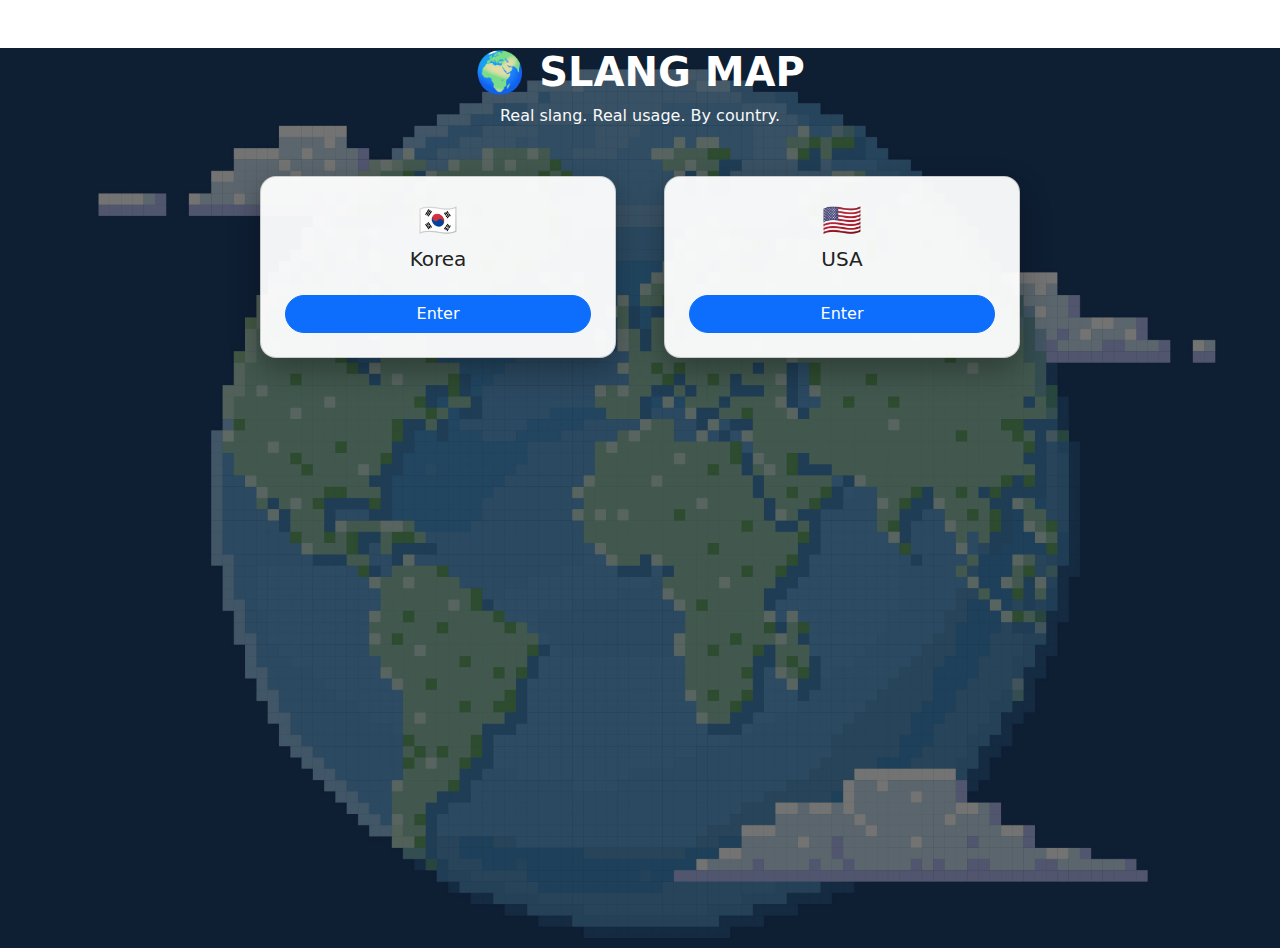
<file: index.html>
<!DOCTYPE html>
<html lang="en">
<head>
    <meta charset="UTF-8">
    <title>SLANG MAP</title>

    <link href="https://cdn.jsdelivr.net/npm/bootstrap@5.3.2/dist/css/bootstrap.min.css" rel="stylesheet">
    <link rel="stylesheet" href="css/style.css">
</head>

<body>
<div class="page-bg bg-index">
    <div class="page-content">

        <div class="container text-center mt-5">
            <h1 class="fw-bold">🌍 SLANG MAP</h1>
            <p class="text-light mt-2">
                Real slang. Real usage. By country.
            </p>
        </div>

        <div class="container mt-5">
            <div class="row justify-content-center gap-4">

                <div class="col-md-4">
                    <div class="card text-center p-4">
                        <h2>🇰🇷</h2>
                        <h5>Korea</h5>
                        <button class="btn btn-primary mt-3"
                                onclick="enterCountry('korea')">
                            Enter
                        </button>
                    </div>
                </div>

                <div class="col-md-4">
                    <div class="card text-center p-4">
                        <h2>🇺🇸</h2>
                        <h5>USA</h5>
                        <button class="btn btn-primary mt-3"
                                onclick="enterCountry('usa')">
                            Enter
                        </button>
                    </div>
                </div>

            </div>
        </div>

    </div>
</div>

<script src="js/main.js"></script>
</body>
</html>
</file>
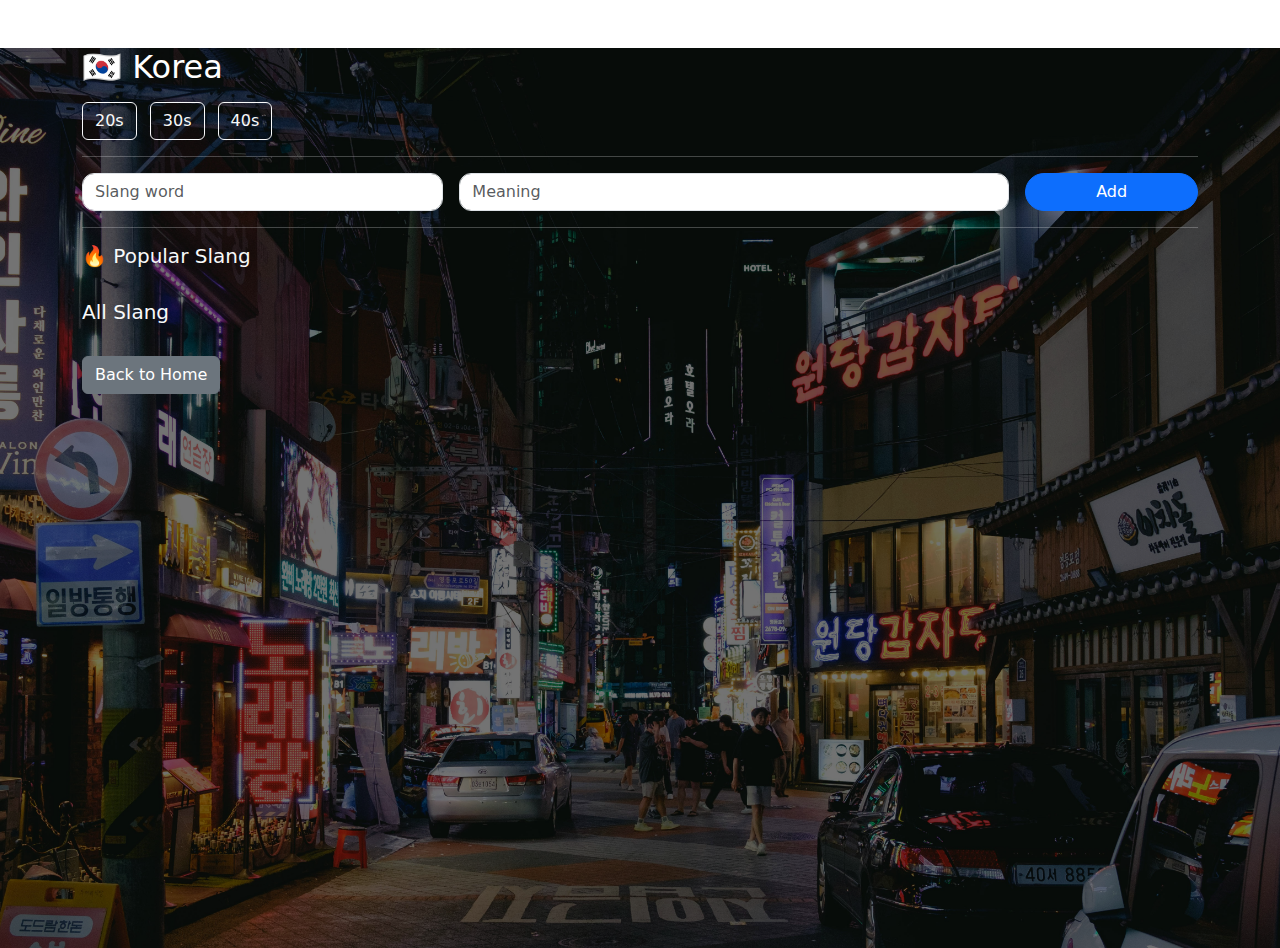
<file: korea.html>
<!DOCTYPE html>
<html lang="en">
<head>
    <meta charset="UTF-8">
    <title>SLANG MAP - Korea</title>

    <link href="https://cdn.jsdelivr.net/npm/bootstrap@5.3.2/dist/css/bootstrap.min.css" rel="stylesheet">
    <link rel="stylesheet" href="css/style.css">
</head>

<body>
<div class="page-bg bg-korea">
    <div class="page-content">

        <div class="container mt-5">
            <h2>🇰🇷 Korea</h2>

            <!-- Generation -->
            <div class="mt-3">
                <button class="btn btn-outline-light me-2"
                        onclick="selectGeneration('20s')">20s</button>
                <button class="btn btn-outline-light me-2"
                        onclick="selectGeneration('30s')">30s</button>
                <button class="btn btn-outline-light"
                        onclick="selectGeneration('40s')">40s</button>
            </div>

            <p id="generationInfo" class="text-light mt-2"></p>

            <hr class="text-light">

            <!-- Add Slang -->
            <div class="row g-3">
                <div class="col-md-4">
                    <input id="slangWord" class="form-control" placeholder="Slang word">
                </div>
                <div class="col-md-6">
                    <input id="slangMeaning" class="form-control" placeholder="Meaning">
                </div>
                <div class="col-md-2">
                    <button class="btn btn-primary w-100"
                            onclick="addSlang()">Add</button>
                </div>
            </div>

            <hr class="text-light">

            <!-- Ranking -->
            <h5 class="text-light">🔥 Popular Slang</h5>
            <div id="rankingList" class="row"></div>

            <!-- List -->
            <h5 class="text-light mt-4">All Slang</h5>
            <div id="slangList" class="row"></div>

            <button class="btn btn-secondary mt-4"
                    onclick="goBack()">Back to Home</button>
        </div>

    </div>
</div>

<script src="js/slang.js"></script>
<script src="js/main.js"></script>
</body>
</html>
</file>
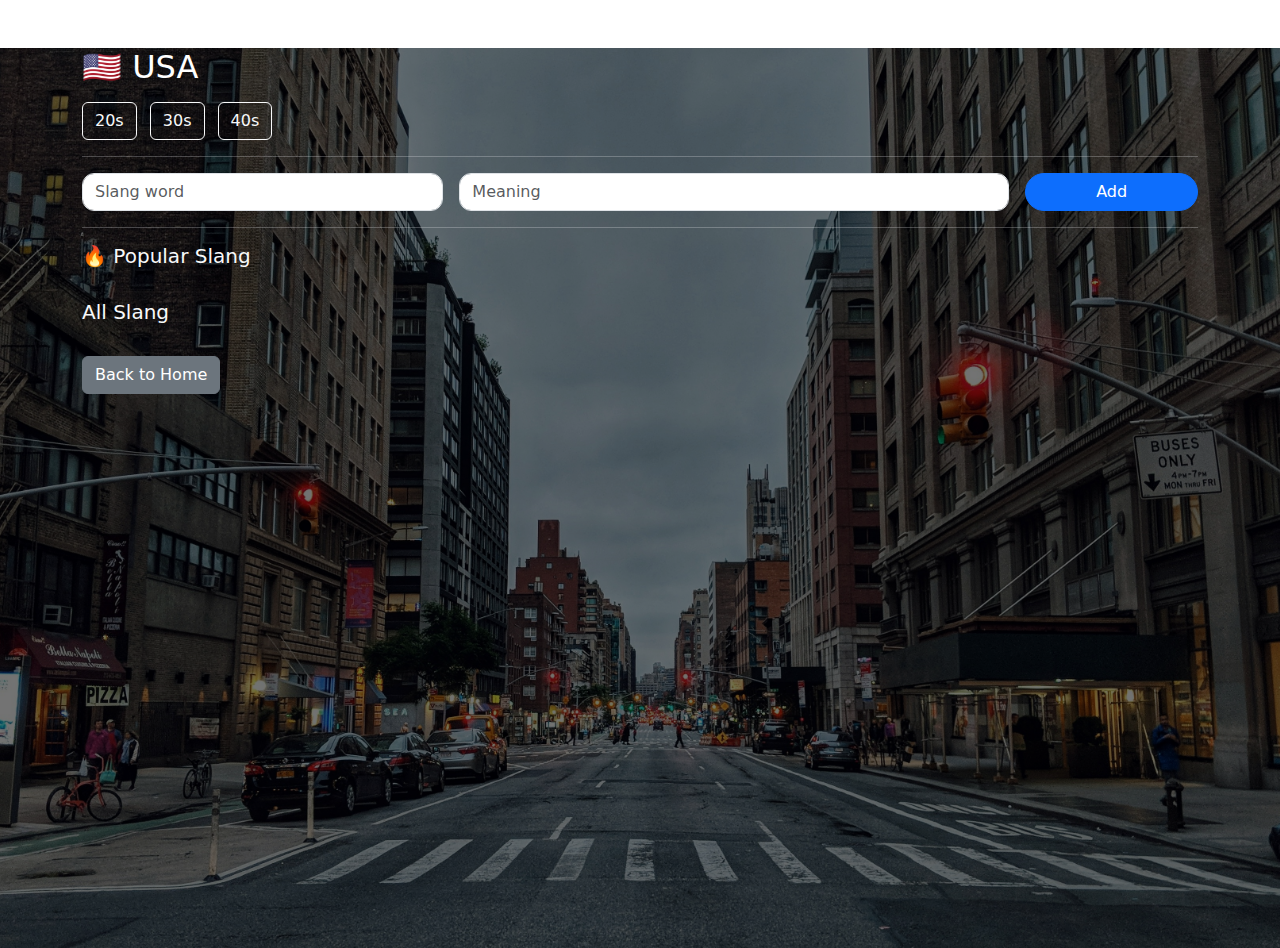
<file: usa.html>
<!DOCTYPE html>
<html lang="en">
<head>
    <meta charset="UTF-8">
    <title>SLANG MAP - USA</title>

    <link href="https://cdn.jsdelivr.net/npm/bootstrap@5.3.2/dist/css/bootstrap.min.css" rel="stylesheet">
    <link rel="stylesheet" href="css/style.css">
</head>

<body>
<div class="page-bg bg-usa">
    <div class="page-content">

        <div class="container mt-5">
            <h2>🇺🇸 USA</h2>

            <div class="mt-3">
                <button class="btn btn-outline-light me-2"
                        onclick="selectGeneration('20s')">20s</button>
                <button class="btn btn-outline-light me-2"
                        onclick="selectGeneration('30s')">30s</button>
                <button class="btn btn-outline-light"
                        onclick="selectGeneration('40s')">40s</button>
            </div>

            <p id="generationInfo" class="text-light mt-2"></p>

            <hr class="text-light">

            <div class="row g-3">
                <div class="col-md-4">
                    <input id="slangWord" class="form-control" placeholder="Slang word">
                </div>
                <div class="col-md-6">
                    <input id="slangMeaning" class="form-control" placeholder="Meaning">
                </div>
                <div class="col-md-2">
                    <button class="btn btn-primary w-100"
                            onclick="addSlang()">Add</button>
                </div>
            </div>

            <hr class="text-light">

            <h5 class="text-light">🔥 Popular Slang</h5>
            <div id="rankingList" class="row"></div>

            <h5 class="text-light mt-4">All Slang</h5>
            <div id="slangList" class="row"></div>

            <button class="btn btn-secondary mt-4"
                    onclick="goBack()">Back to Home</button>
        </div>

    </div>
</div>

<script src="js/slang.js"></script>
<script src="js/main.js"></script>
</body>
</html>
</file>
<file: css/style.css>
* {
  margin: 0;
  padding: 0;
  box-sizing: border-box;
}

body {
  min-height: 100vh;
  font-family: 'Inter', 'Noto Sans KR', system-ui, sans-serif;
  color: #fff;
}

/* Background wrapper */
.page-bg {
  min-height: 100vh;
  background-size: cover;
  background-position: center;
  background-repeat: no-repeat;
  position: relative;
}

.page-bg::before {
  content: "";
  position: absolute;
  inset: 0;
  background: rgba(0, 0, 0, 0.55);
  z-index: 0;
}

/* Page images */
.bg-index {
  background-image: url("../images/bg_index.jpg");
}

.bg-korea {
  background-image: url("../images/bg_korea.jpg");
}

.bg-usa {
  background-image: url("../images/bg_usa.jpg");
}

/* Content layer */
.page-content {
  position: relative;
  z-index: 1;
}

/* Cards */
.card {
  background: rgba(255, 255, 255, 0.95);
  color: #222;
  border-radius: 16px;
  box-shadow: 0 12px 30px rgba(0,0,0,0.3);
}

/* Buttons */
.btn-primary {
  border-radius: 999px;
}

/* Inputs */
.form-control {
  border-radius: 12px;
}
</file>
